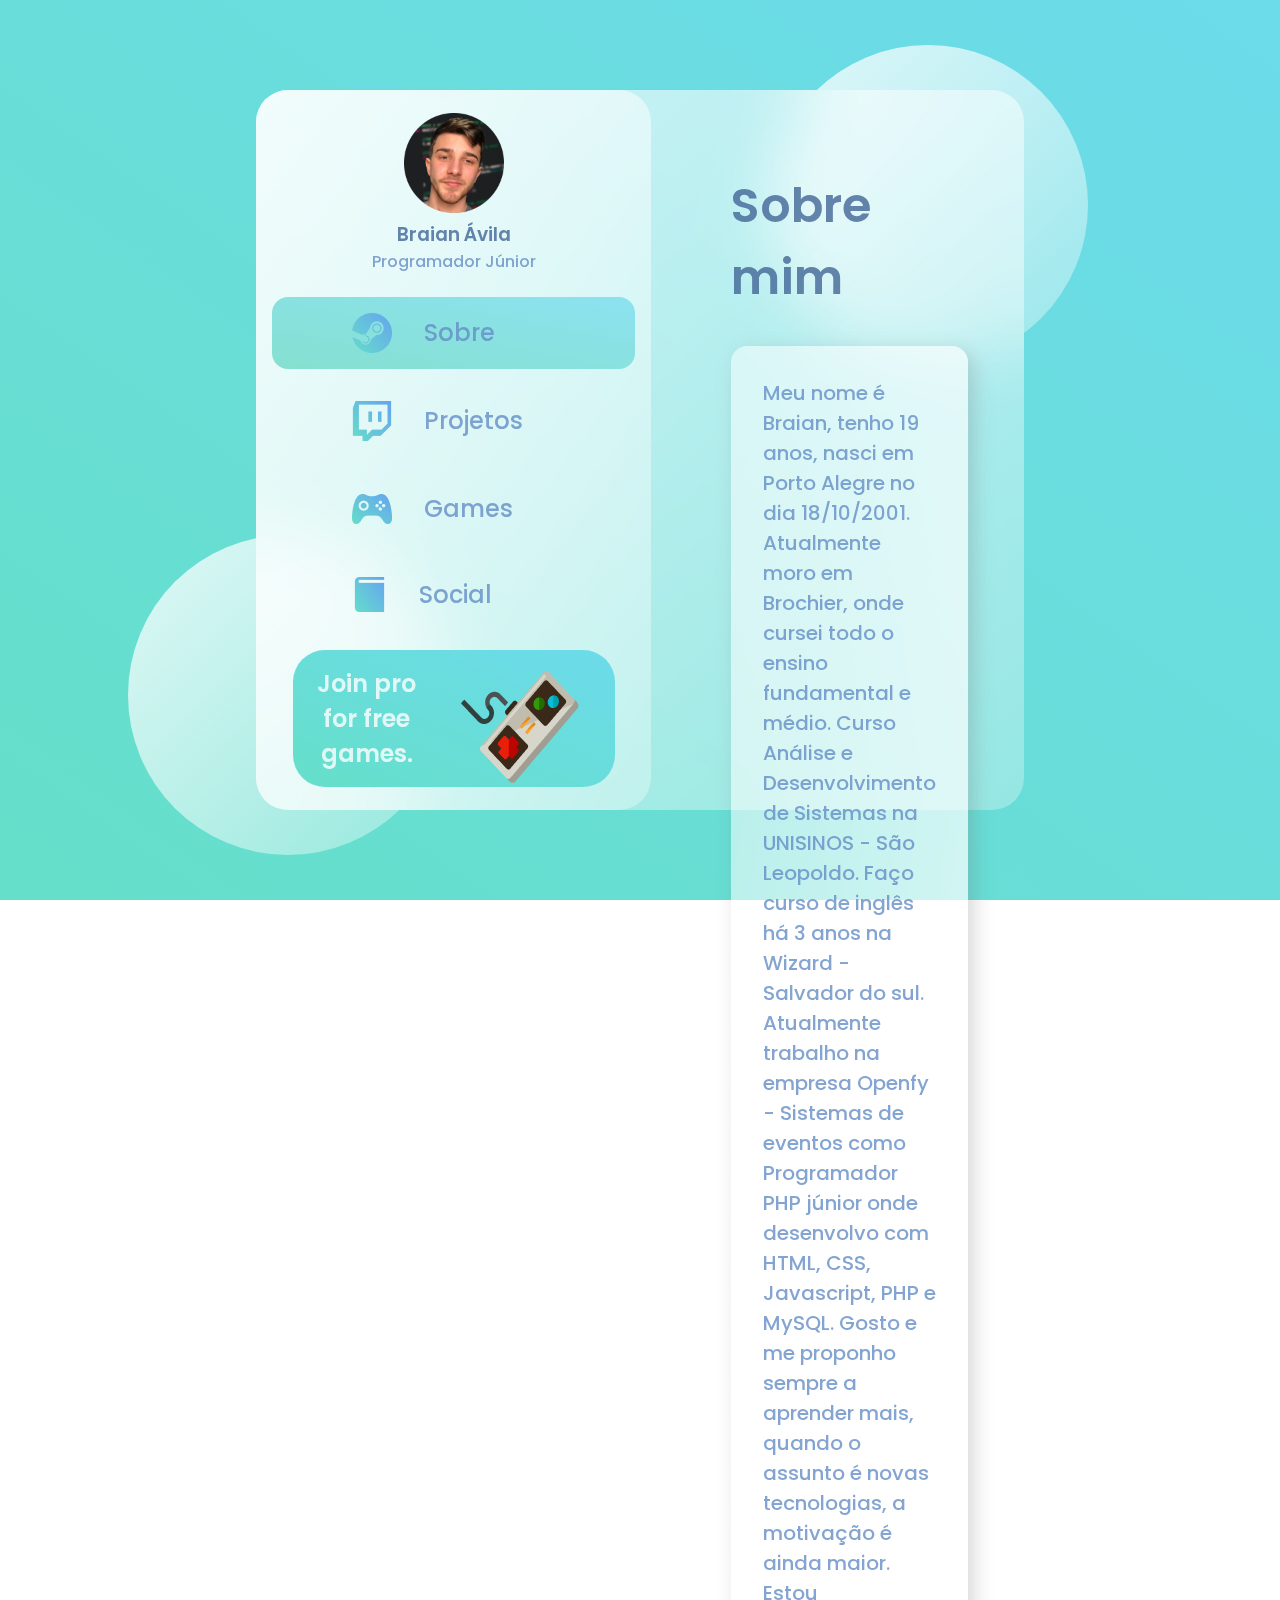
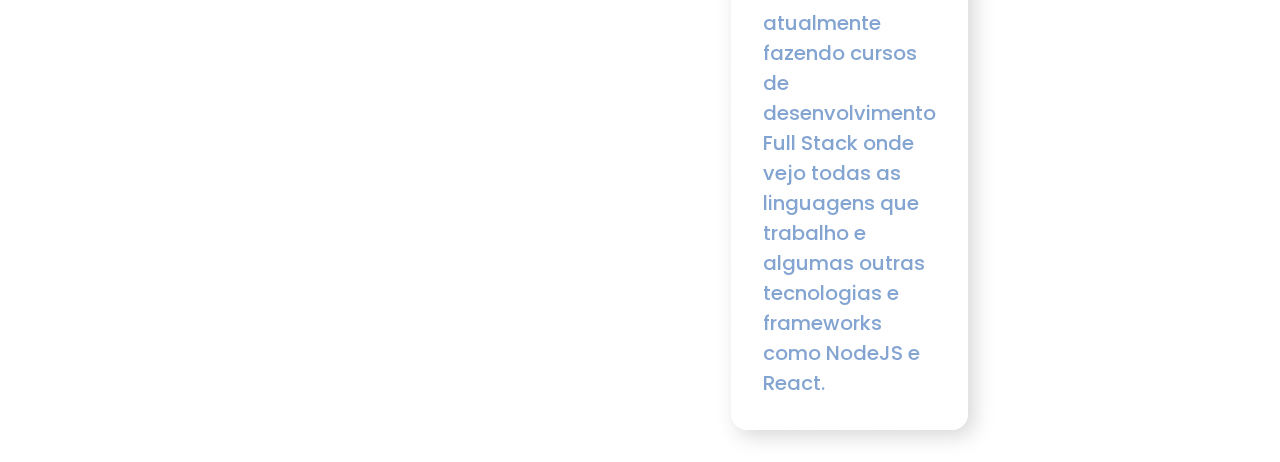
<file: index.html>
<!DOCTYPE html>
<html lang="en">
<head>
    <meta charset="UTF-8">
    <meta http-equiv="X-UA-Compatible" content="IE=edge">
    <meta name="viewport" content="width=device-width, initial-scale=1.0">
    <link rel="preconnect" href="https://fonts.gstatic.com" />
    <link
      href="https://fonts.googleapis.com/css2?family=Poppins:wght@400;500;700&display=swap"
      rel="stylesheet"
    />
    <link rel="stylesheet" href="style.css">
    <title>Document</title>
</head>
<body>
    <main>
        <section class="glass">
            <div class="dashboard">
                <div class="user">
                    <img src="./images/BeCode.png" alt="" class="user_img">
                    <h3>Braian Ávila</h3>
                    <p>Programador Júnior</p>
                </div>

                <div class="links">
                    <a href="index.html">
                        <div class="link active">
                            <img src="./images/steam.png" alt="">
                            <h2>Sobre</h2>
                        </div>
                    </a>
                    <a href="streams.html">
                        <div class="link">
                            <img src="./images/twitch.png" alt="">
                            <h2>Projetos</h2>
                        </div>
                    </a>
                    <a href="games.html">
                        <div class="link">
                            <img src="./images/upcoming.png" alt="">
                            <h2>Games</h2>
                        </div>
                    </a>
                    <a href="">
                        <div class="link">
                            <img src="./images/library.png" alt="">
                            <h2>Social</h2>
                        </div>
                    </a>
                </div>

                <div class="pro">
                    <h2>Join pro for free games.</h2>
                    <img src="./images/controller.png" alt="">
                </div>
            </div>

            <div class="games">
                <div class="status">
                    <h1>Sobre mim</h1>
                </div>
                <div class="cards">
                    <div class="card">
                        <div class="card-info">
                            <h2 class="aboutme">Meu nome é Braian, tenho 19 anos, nasci em Porto Alegre no dia 18/10/2001. Atualmente moro em Brochier, onde cursei todo o ensino fundamental e médio. Curso Análise e Desenvolvimento de Sistemas na UNISINOS - São Leopoldo. Faço curso de inglês há 3 anos na Wizard - Salvador do sul. Atualmente trabalho na empresa Openfy - Sistemas de eventos como Programador PHP júnior onde desenvolvo com HTML, CSS, Javascript, PHP e MySQL. Gosto e me proponho sempre a aprender mais, quando o assunto é novas tecnologias, a motivação é ainda maior. Estou atualmente fazendo cursos de desenvolvimento Full Stack onde vejo todas as linguagens que trabalho e algumas outras tecnologias e frameworks como NodeJS e React.</h2>
                        </div>
                    </div>
                </div>
            </div>

        </section>
    </main>
    <div class="circle1"></div>
    <div class="circle2"></div>
    <script src="javascript.js"></script>
</body>
</html>
</file>
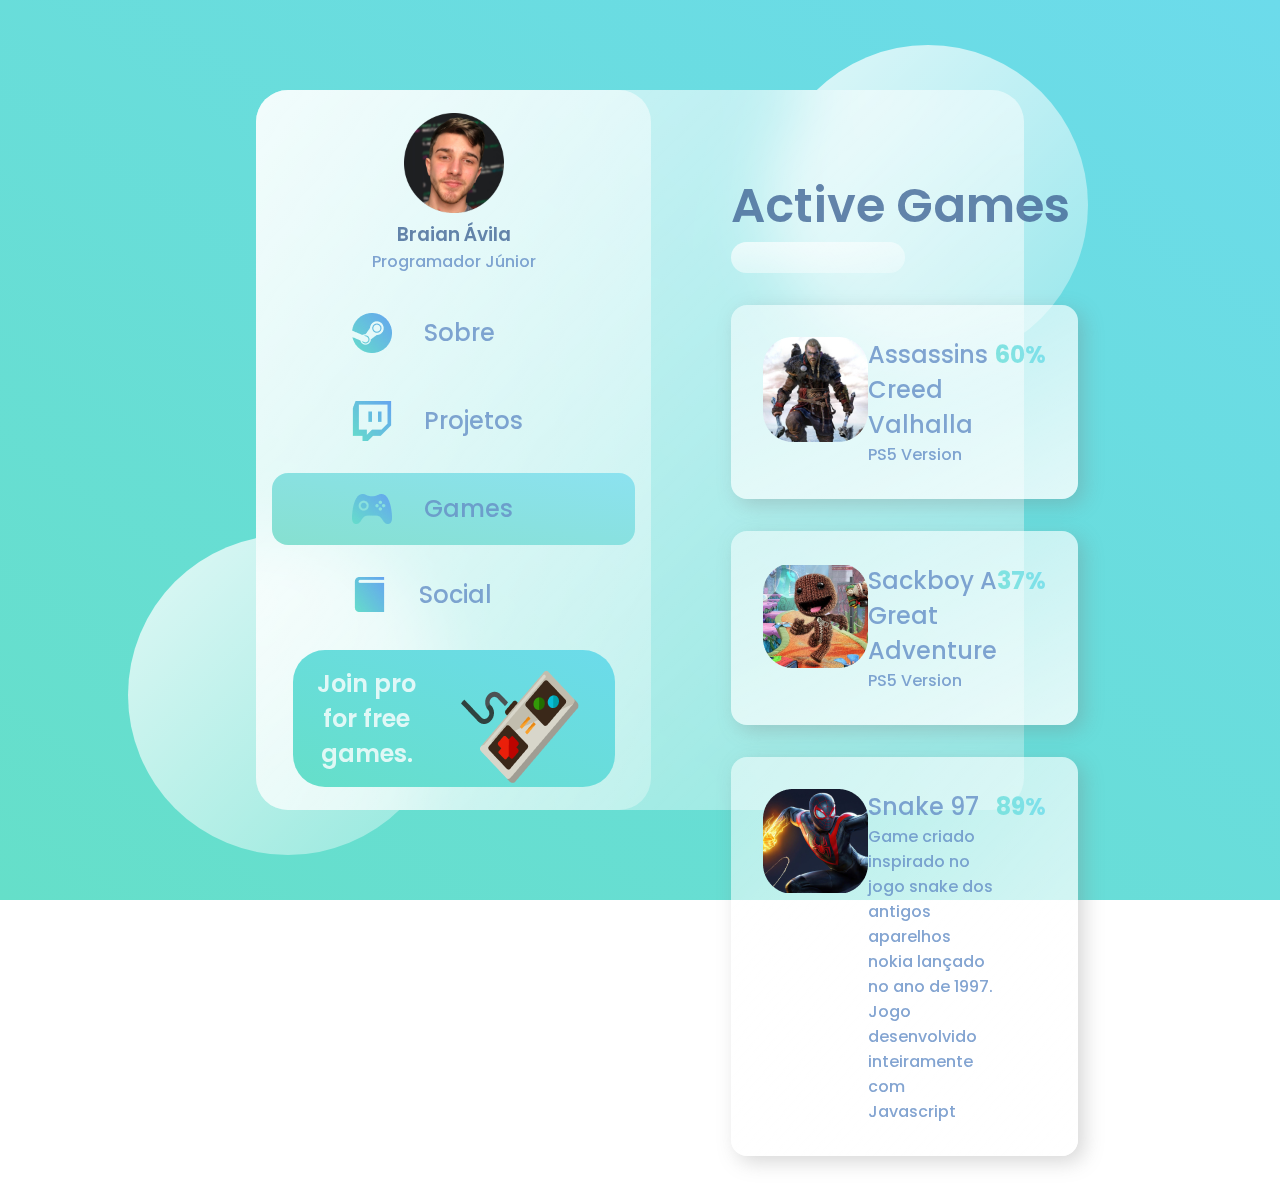
<file: games.html>
<!DOCTYPE html>
<html lang="en">
<head>
    <meta charset="UTF-8">
    <meta http-equiv="X-UA-Compatible" content="IE=edge">
    <meta name="viewport" content="width=device-width, initial-scale=1.0">
    <link rel="preconnect" href="https://fonts.gstatic.com" />
    <link
      href="https://fonts.googleapis.com/css2?family=Poppins:wght@400;500;700&display=swap"
      rel="stylesheet"
    />
    <link rel="stylesheet" href="style.css">
    <title>Document</title>
</head>
<body>
    <main>
        <section class="glass">
            <div class="dashboard">
                <div class="user">
                    <img src="./images/BeCode.png" alt="" class="user_img">
                    <h3>Braian Ávila</h3>
                    <p>Programador Júnior</p>
                </div>

                <div class="links">
                    
                    <a href="index.html">
                        <div class="link">
                            <img src="./images/steam.png" alt="">
                            <h2>Sobre</h2>
                        </div>
                    </a>
                    <a href="streams.html">
                        <div class="link">
                            <img src="./images/twitch.png" alt="">
                            <h2>Projetos</h2>
                        </div>
                    </a>
                    <a href="games.html">
                        <div class="link active">
                            <img src="./images/upcoming.png" alt="">
                            <h2>Games</h2>
                        </div>
                    </a>
                    <a href="">
                        <div class="link">
                            <img src="./images/library.png" alt="">
                            <h2>Social</h2>
                        </div>
                    </a>
                </div>

                <div class="pro">
                    <h2>Join pro for free games.</h2>
                    <img src="./images/controller.png" alt="">
                </div>
            </div>

            <div class="games">
                <div class="status">
                    <h1>Active Games</h1>
                    <input type="text">
                </div>
                <div class="cards">
                    <div class="card">
                        <img src="./images/assassins.png" alt="">
                        <div class="card-info">
                            <h2>Assassins Creed Valhalla</h2>
                            <p>PS5 Version</p>
                            <div class="progress-1"></div>
                        </div>
                        <h2 class="percentage">60%</h2>
                    </div>
                    <div class="card">
                        <img src="./images/sackboy.png" alt="">
                        <div class="card-info">
                            <h2>Sackboy A Great Adventure</h2>
                            <p>PS5 Version</p>
                            <div class="progress-2"></div>
                        </div>
                        <h2 class="percentage">37%</h2>
                    </div>
                    <div class="card">
                        <img src="./images/spiderman.png" alt="">
                        <div class="card-info">
                            <h2>Snake 97</h2>
                            <p>Game criado inspirado no jogo snake dos antigos aparelhos nokia lançado no ano de 1997. Jogo desenvolvido inteiramente com Javascript</p>
                        </div>
                        <h2 class="percentage">89%</h2>
                    </div>
                </div>
            </div>

        </section>
    </main>
    <div class="circle1"></div>
    <div class="circle2"></div>
    <script src="javascript.js"></script>
</body>
</html>
</file>
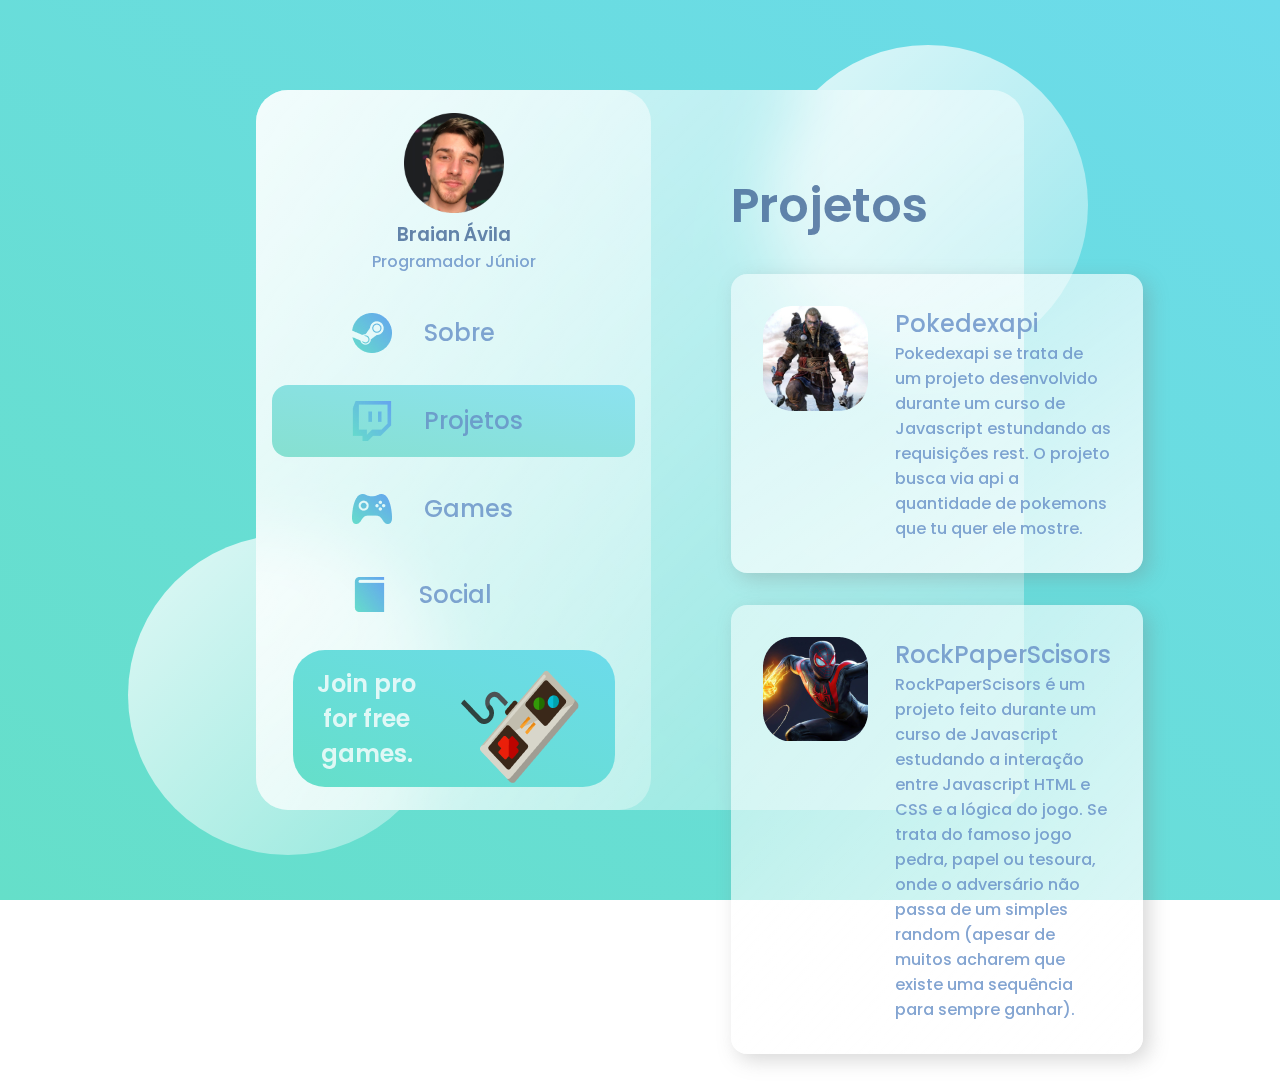
<file: streams.html>
<!DOCTYPE html>
<html lang="en">
<head>
    <meta charset="UTF-8">
    <meta http-equiv="X-UA-Compatible" content="IE=edge">
    <meta name="viewport" content="width=device-width, initial-scale=1.0">
    <link rel="preconnect" href="https://fonts.gstatic.com" />
    <link
      href="https://fonts.googleapis.com/css2?family=Poppins:wght@400;500;700&display=swap"
      rel="stylesheet"
    />
    <link rel="stylesheet" href="style.css">
    <title>Document</title>
</head>
<body>
    <main>
        <section class="glass">
            <div class="dashboard">
                <div class="user">
                    <img src="./images/BeCode.png" alt="" class="user_img">
                    <h3>Braian Ávila</h3>
                    <p>Programador Júnior</p>
                </div>

                <div class="links">
                    
                    <a href="index.html">
                        <div class="link">
                            <img src="./images/steam.png" alt="">
                            <h2>Sobre</h2>
                        </div>
                    </a>
                    <a href="streams.html">
                        <div class="link active">
                            <img src="./images/twitch.png" alt="">
                            <h2>Projetos</h2>
                        </div>
                    </a>
                    <a href="games.html">
                        <div class="link">
                            <img src="./images/upcoming.png" alt="">
                            <h2>Games</h2>
                        </div>
                    </a>
                    <a href="">
                        <div class="link">
                            <img src="./images/library.png" alt="">
                            <h2>Social</h2>
                        </div>
                    </a>
                </div>

                <div class="pro">
                    <h2>Join pro for free games.</h2>
                    <img src="./images/controller.png" alt="">
                </div>
            </div>

            <div class="games">
                <div class="status">
                    <h1>Projetos</h1>
                </div>
                <div class="cards">
                    <div class="card">
                        <img src="./images/assassins.png" alt="">
                        <div class="card-info-projetos">
                            <h2>Pokedexapi</h2>
                            <p>Pokedexapi se trata de um projeto desenvolvido durante um curso de Javascript estundando as requisições rest. O projeto busca via api a quantidade de pokemons que tu quer ele mostre.</p>
                        </div>
                    </div>
                    <div class="card">
                        <img src="./images/spiderman.png" alt="">
                        <div class="card-info-projetos">
                            <h2>RockPaperScisors</h2>
                            <p>RockPaperScisors é um projeto feito durante um curso de Javascript estudando a interação entre Javascript HTML e CSS e a lógica do jogo. Se trata do famoso jogo pedra, papel ou tesoura, onde o adversário não passa de um simples random (apesar de muitos acharem que existe uma sequência para sempre ganhar).</p>
                        </div>
                    </div>
                </div>
            </div>

        </section>
    </main>
    <div class="circle1"></div>
    <div class="circle2"></div>
    <script src="javascript.js"></script>
</body>
</html>
</file>
<file: style.css>
*{
    margin: 0;
    padding: 0;
    box-sizing: border-box;
}

h1{
    color: #426696;
    font-weight: 600;
    font-size: 3rem;
    opacity: 0.8;
}

h2,
p {
    color: #658ec6;
    font-weight: 500;
    opacity: 0.8;
}

h3{
    color: #426696;
    font-weight: 600;
    opacity: 0.8;
}

.aboutme{
    color: #658ec6;
    font-weight: 500;
    opacity: 0.8;
    font-size: 20px;
}

main{
    font-family: "Poppins", sans-serif;
    min-height: 100vh;
    background: linear-gradient(to right top,#65dfc9, #6cdbeb);
    display: flex;
    align-items: center;
    justify-content: center;
}

.glass{
    background: white;
    min-height: 80vh;
    height: 80vh;
    width: 60%;
    background: linear-gradient(to right bottom, 
    rgba(255 ,255, 255, 0.7), 
    rgba(255, 255, 255, 0.3));
    border-radius: 2rem;
    z-index: 3;
    backdrop-filter: blur(2rem);
    display: flex;
}
.user_img{
    width: 100px;
    height: 100px;
}
.circle1, .circle2{
    background: white;
    background: linear-gradient(to right bottom, 
    rgba(255 ,255, 255, 0.8), 
    rgba(255, 255, 255, 0.3 ));
    height: 20rem;
    width: 20rem;
    position: absolute;
    z-index: 2;
    border-radius: 50%;
}

.circle1{
    top: -30%;
    right: 1%;
}


.circle2{
    bottom: 30%;
    left: -35%;
}

.dashboard{
    padding: 1rem 0;
    flex: 1;
    display: flex;
    flex-direction: column;
    align-items: center;
    justify-content: space-evenly;
    text-align: center;
    background: linear-gradient(to right bottom, 
    rgba(255 ,255, 255, 0.7), 
    rgba(255, 255, 255, 0.3));
    border-radius: 2rem;
}

.link{
    display: flex;
    margin: 2rem 0rem;
    padding: 1rem 5rem;
    align-items: center;
    margin: 1rem 1rem;
    border-radius: 1rem;
}

.link:hover{
    cursor: pointer;
    transition: 5s;
    background: linear-gradient(to left top, rgba(255, 255, 255, 0.8), rgba(255,255,255, 0.5));
}

.link h2{
    padding: 0rem 2rem;
}
a{
    text-decoration: none;
}

.games{
    display: flex;
    flex-direction: column;
    justify-content: space-evenly;
    margin: 5rem;
    flex: 2;
}

.pro {
    background: linear-gradient(to right top, #65dfc9, #6cdbeb);
    border-radius: 2rem;
    color: white;
    padding: 1rem;
    position: relative;
}
  
.pro img {
    position: absolute;
    top: -10%;
    right: 10%;
}
.pro h2 {
    width: 40%;
    color: white;
    font-weight: 600;
}

/*Games*/

.status input{
    background: linear-gradient(to right bottom, 
    rgba(255 ,255, 255, 0.7), 
    rgba(255, 255, 255, 0.3));
    border: none;
    width: 50%;
    padding: 0.5rem;
    border-radius: 2rem;
}

.card{
    display: flex;
    background: linear-gradient(to left top, rgba(255, 255, 255, 0.8), rgba(255,255,255, 0.5));
    border-radius: 1rem;
    margin: 2rem 0rem;
    padding: 2rem;
    box-shadow: 6px 6px 20px rgba(122 ,122, 122, 0.3);
    justify-content: space-between;
    width: auto;
}

.progress-1, .progress-2, .progress-3{
    background: linear-gradient(to right top, #65dfc9, #6cdbeb);
    width: 100%;
    height: 25%;
    border-radius: 1rem;
    position: relative;
    overflow: hidden;
}

.progress::after{
    content: "";
    width: 100%;
    height: 100%;
    background: rgb(236,236,236);
    position: absolute;
    left: 40%;
}

.card-info{
    display: flex;
    flex-direction: column;
    justify-content: space-between;
}
.card-info-projetos{
    display: flex;
    flex-direction: column;
    justify-content: space-between;
    margin-left: 3vh;
}
.card img{
    width: 105px;
    height: 105px;
    display: flex;
    align-items: center;
    justify-content: center;
}

.percentage {
    font-weight: bold;
    background: linear-gradient(to right top, #65dfc9, #6cdbeb);
    background-clip: text;
    -webkit-background-clip: text;
    -webkit-text-fill-color: transparent;
  }

  .progress-1::after{
    content: "";
    width: 100%;
    height: 100%;
    background: rgb(236,236,236);
    position: absolute;
    left: 60%;
}
.progress-2::after{
    content: "";
    width: 100%;
    height: 100%;
    background: rgb(236,236,236);
    position: absolute;
    left: 37%;
}
.progress-3::after{
    content: "";
    width: 100%;
    height: 100%;
    background: rgb(236,236,236);
    position: absolute;
    left: 89%;
}
.frameStreams{
    display: none;
}

.active{
    background: linear-gradient(to right top,#86e0d0, #8ce2f0);
}
.active:hover{
    background: linear-gradient(to right top,#86e0d0, #8ce2f0);
}
</file>
